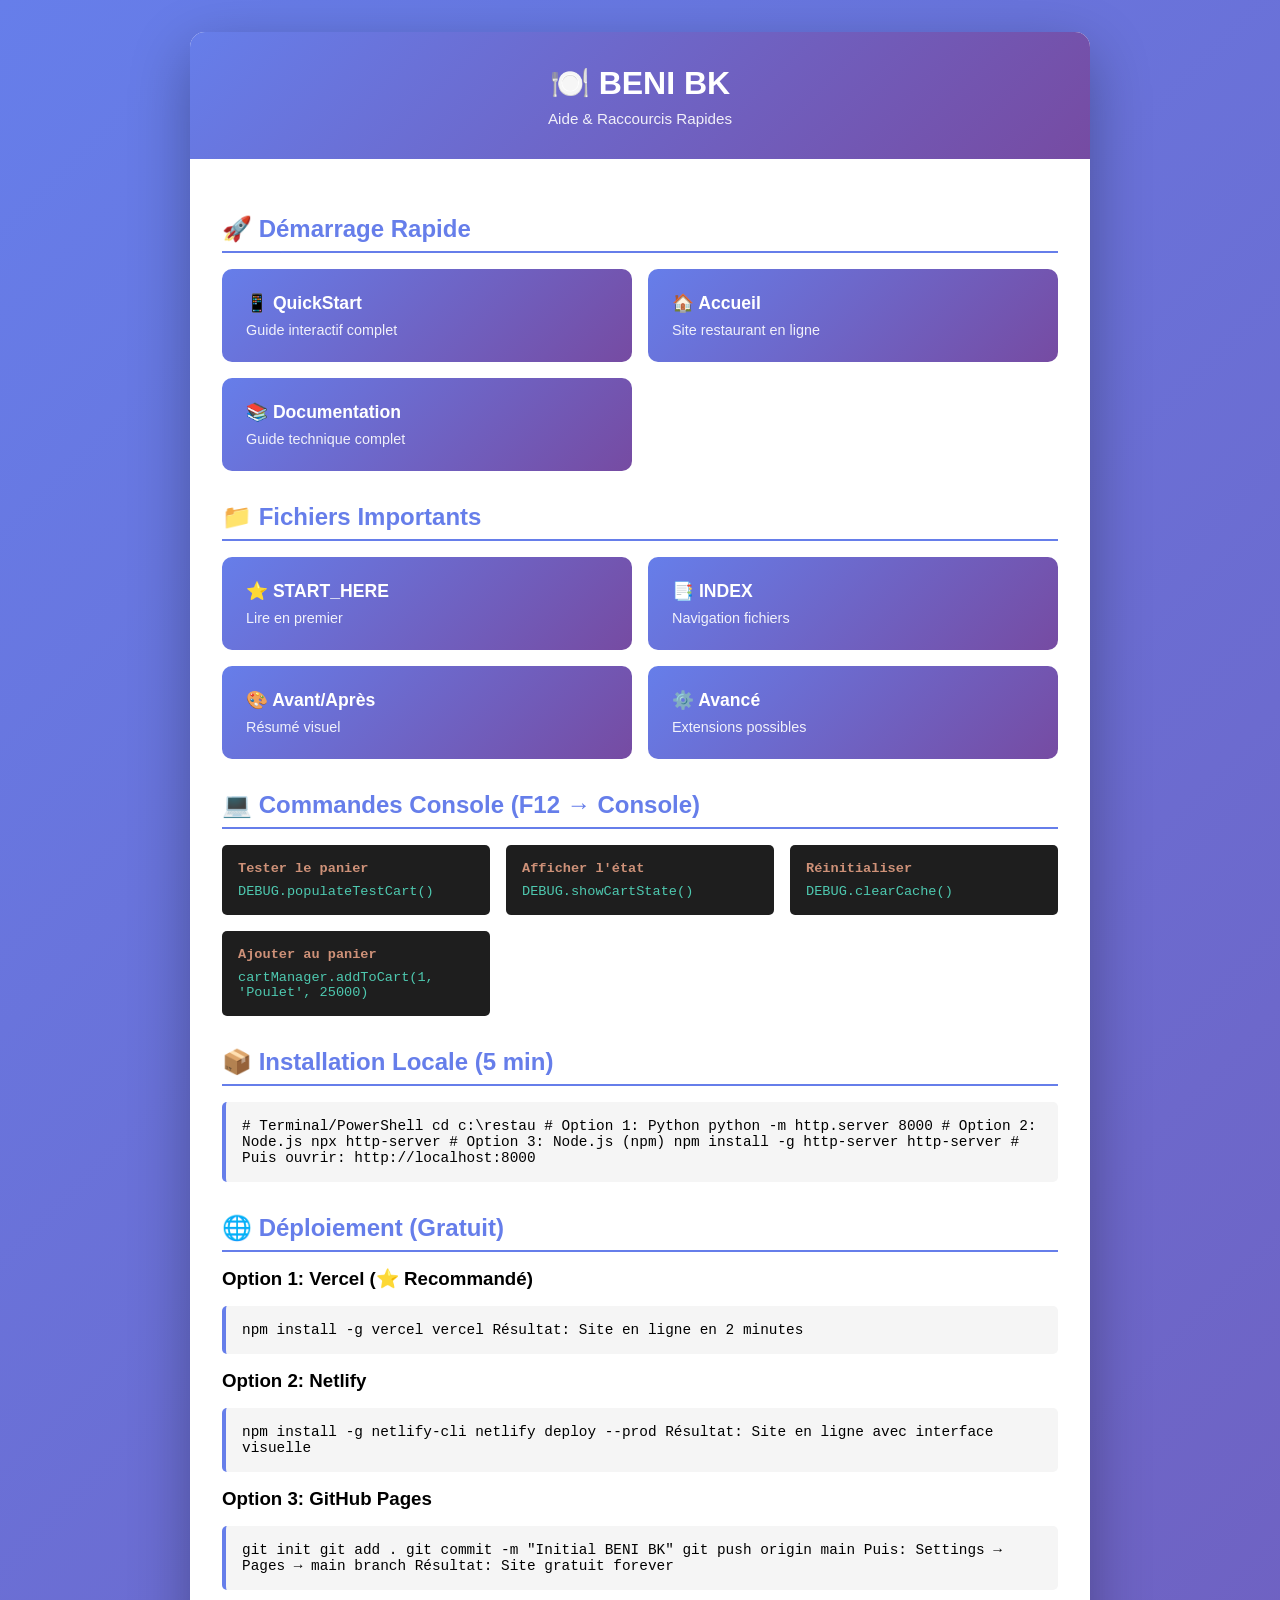
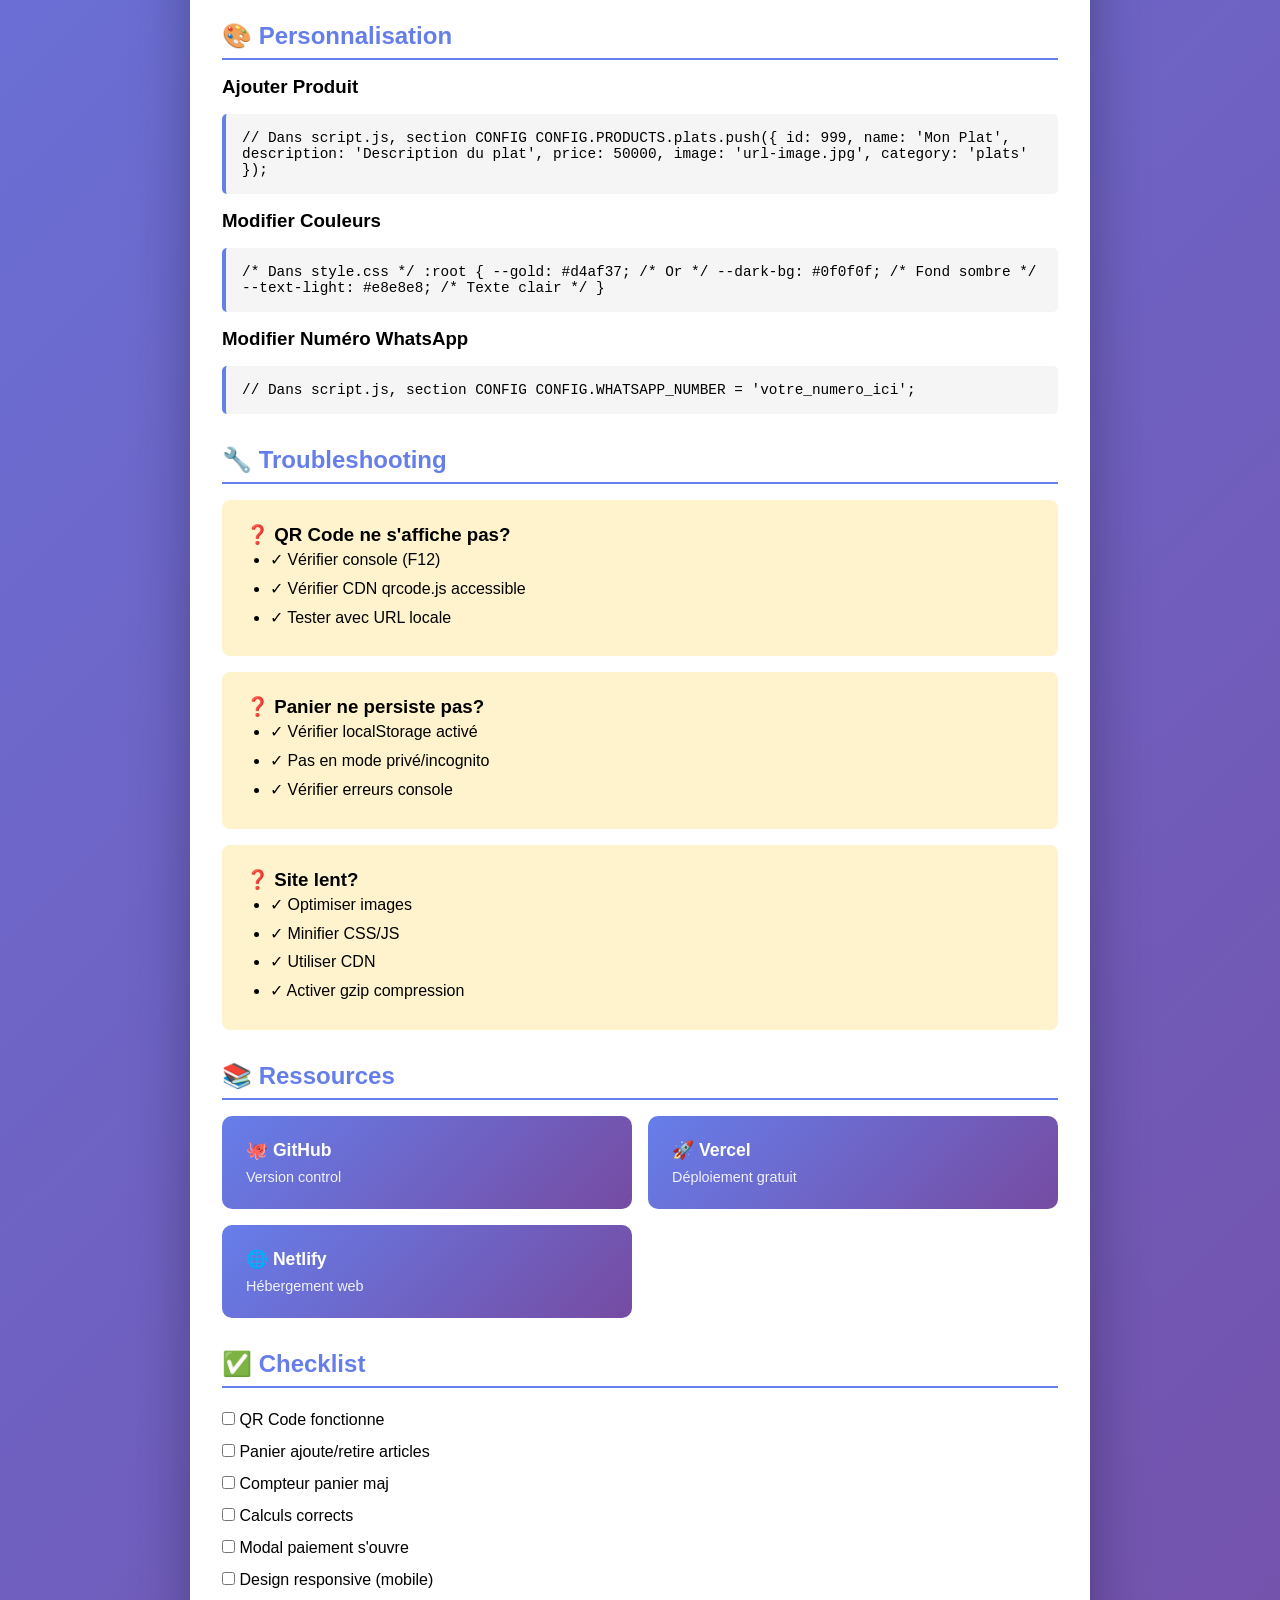
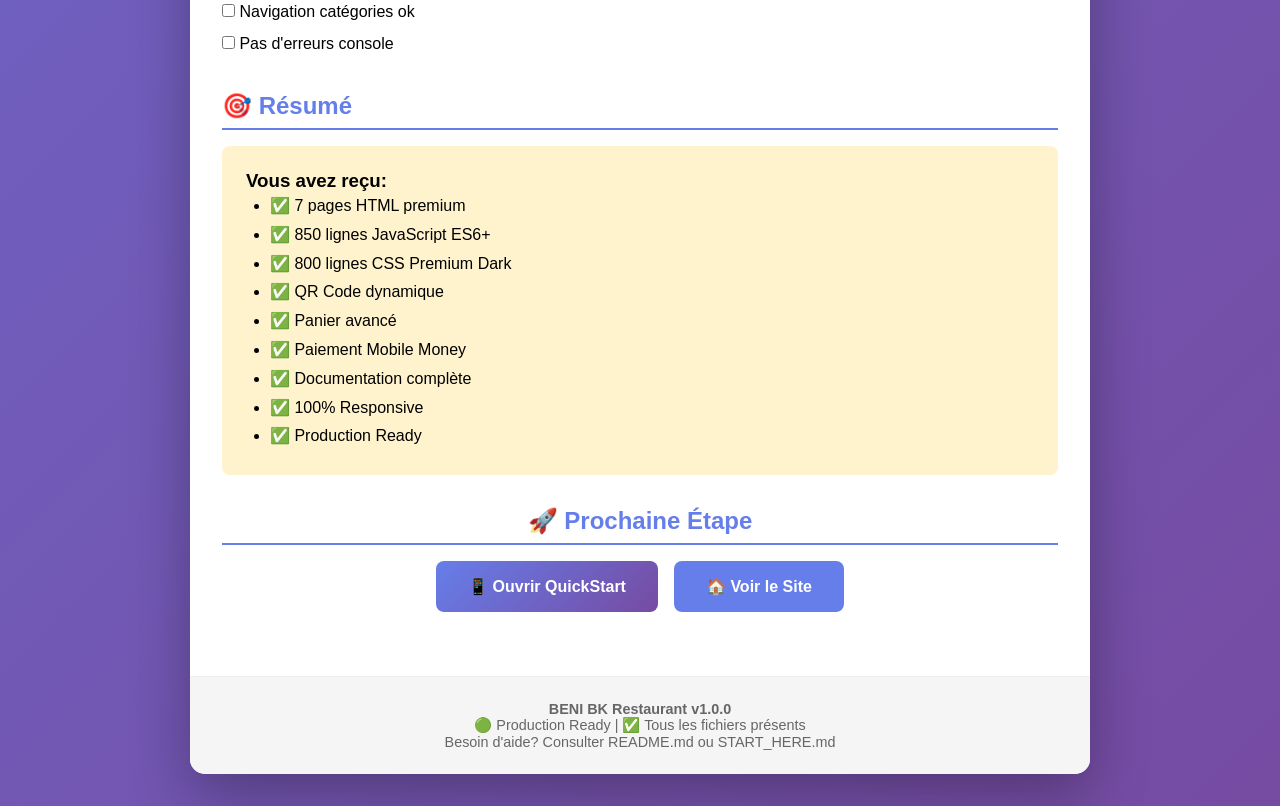
<file: HELP.html>
<!-- Fichier d'aide rapide - Ouvrir dans navigateur pour affichage interactif -->
<!DOCTYPE html>
<html lang="fr">
<head>
    <meta charset="UTF-8">
    <meta name="viewport" content="width=device-width, initial-scale=1.0">
    <title>BENI BK - Aide & Raccourcis</title>
    <style>
        * { margin: 0; padding: 0; box-sizing: border-box; }
        body {
            font-family: 'Segoe UI', Tahoma, sans-serif;
            background: linear-gradient(135deg, #667eea 0%, #764ba2 100%);
            min-height: 100vh;
            padding: 2rem;
        }
        .container {
            max-width: 900px;
            margin: 0 auto;
            background: white;
            border-radius: 15px;
            overflow: hidden;
            box-shadow: 0 20px 60px rgba(0,0,0,0.3);
        }
        header {
            background: linear-gradient(135deg, #667eea 0%, #764ba2 100%);
            color: white;
            padding: 2rem;
            text-align: center;
        }
        h1 { font-size: 2rem; margin-bottom: 0.5rem; }
        .subtitle { opacity: 0.9; font-size: 0.95rem; }
        main { padding: 2rem; }
        h2 {
            color: #667eea;
            margin-top: 1.5rem;
            margin-bottom: 1rem;
            border-bottom: 2px solid #667eea;
            padding-bottom: 0.5rem;
        }
        .shortcuts {
            display: grid;
            grid-template-columns: repeat(auto-fit, minmax(280px, 1fr));
            gap: 1rem;
            margin-bottom: 2rem;
        }
        .shortcut-card {
            background: linear-gradient(135deg, #667eea 0%, #764ba2 100%);
            color: white;
            padding: 1.5rem;
            border-radius: 10px;
            text-decoration: none;
            transition: all 0.3s ease;
            cursor: pointer;
        }
        .shortcut-card:hover {
            transform: translateY(-5px);
            box-shadow: 0 10px 30px rgba(102, 126, 234, 0.3);
        }
        .shortcut-card h3 { margin-bottom: 0.5rem; font-size: 1.1rem; }
        .shortcut-card p { font-size: 0.9rem; opacity: 0.9; }
        .code-block {
            background: #f5f5f5;
            border-left: 4px solid #667eea;
            padding: 1rem;
            margin: 1rem 0;
            border-radius: 5px;
            font-family: 'Courier New', monospace;
            overflow-x: auto;
            font-size: 0.9rem;
        }
        .console-commands {
            display: grid;
            grid-template-columns: repeat(auto-fit, minmax(250px, 1fr));
            gap: 1rem;
            margin: 1rem 0;
        }
        .cmd {
            background: #1e1e1e;
            color: #4ec9b0;
            padding: 1rem;
            border-radius: 5px;
            font-family: 'Courier New', monospace;
            cursor: pointer;
            font-size: 0.85rem;
            transition: all 0.3s;
        }
        .cmd:hover { background: #2d2d2d; }
        .cmd-name { color: #ce9178; font-weight: bold; margin-bottom: 0.5rem; }
        .footer {
            background: #f5f5f5;
            padding: 1.5rem;
            text-align: center;
            border-top: 1px solid #eee;
            font-size: 0.9rem;
            color: #666;
        }
        .badge {
            display: inline-block;
            background: #667eea;
            color: white;
            padding: 0.25rem 0.75rem;
            border-radius: 20px;
            font-size: 0.75rem;
            margin-left: 0.5rem;
            font-weight: bold;
        }
        .highlight { background: #fff3cd; padding: 1.5rem; border-radius: 8px; margin: 1rem 0; }
        .section { margin-bottom: 2rem; }
    </style>
</head>
<body>
    <div class="container">
        <header>
            <h1>🍽️ BENI BK</h1>
            <p class="subtitle">Aide & Raccourcis Rapides</p>
        </header>
        
        <main>
            <!-- DÉMARRAGE RAPIDE -->
            <div class="section">
                <h2>🚀 Démarrage Rapide</h2>
                <div class="shortcuts">
                    <a href="QUICKSTART.html" class="shortcut-card">
                        <h3>📱 QuickStart</h3>
                        <p>Guide interactif complet</p>
                    </a>
                    <a href="index.html" class="shortcut-card">
                        <h3>🏠 Accueil</h3>
                        <p>Site restaurant en ligne</p>
                    </a>
                    <a href="README.md" class="shortcut-card">
                        <h3>📚 Documentation</h3>
                        <p>Guide technique complet</p>
                    </a>
                </div>
            </div>

            <!-- FICHIERS IMPORTANTS -->
            <div class="section">
                <h2>📁 Fichiers Importants</h2>
                <div class="shortcuts">
                    <a href="START_HERE.md" class="shortcut-card">
                        <h3>⭐ START_HERE</h3>
                        <p>Lire en premier</p>
                    </a>
                    <a href="INDEX.md" class="shortcut-card">
                        <h3>📑 INDEX</h3>
                        <p>Navigation fichiers</p>
                    </a>
                    <a href="VISUAL_SUMMARY.md" class="shortcut-card">
                        <h3>🎨 Avant/Après</h3>
                        <p>Résumé visuel</p>
                    </a>
                    <a href="ADVANCED_CONFIG.js" class="shortcut-card">
                        <h3>⚙️ Avancé</h3>
                        <p>Extensions possibles</p>
                    </a>
                </div>
            </div>

            <!-- COMMANDES CONSOLE -->
            <div class="section">
                <h2>💻 Commandes Console (F12 → Console)</h2>
                <div class="console-commands">
                    <div class="cmd">
                        <div class="cmd-name">Tester le panier</div>
                        DEBUG.populateTestCart()
                    </div>
                    <div class="cmd">
                        <div class="cmd-name">Afficher l'état</div>
                        DEBUG.showCartState()
                    </div>
                    <div class="cmd">
                        <div class="cmd-name">Réinitialiser</div>
                        DEBUG.clearCache()
                    </div>
                    <div class="cmd">
                        <div class="cmd-name">Ajouter au panier</div>
                        cartManager.addToCart(1, 'Poulet', 25000)
                    </div>
                </div>
            </div>

            <!-- INSTALLATION LOCALE -->
            <div class="section">
                <h2>📦 Installation Locale (5 min)</h2>
                <div class="code-block">
# Terminal/PowerShell
cd c:\restau

# Option 1: Python
python -m http.server 8000

# Option 2: Node.js
npx http-server

# Option 3: Node.js (npm)
npm install -g http-server
http-server

# Puis ouvrir:
http://localhost:8000
                </div>
            </div>

            <!-- DÉPLOIEMENT -->
            <div class="section">
                <h2>🌐 Déploiement (Gratuit)</h2>
                
                <h3>Option 1: Vercel (⭐ Recommandé)</h3>
                <div class="code-block">
npm install -g vercel
vercel

Résultat: Site en ligne en 2 minutes
                </div>

                <h3>Option 2: Netlify</h3>
                <div class="code-block">
npm install -g netlify-cli
netlify deploy --prod

Résultat: Site en ligne avec interface visuelle
                </div>

                <h3>Option 3: GitHub Pages</h3>
                <div class="code-block">
git init
git add .
git commit -m "Initial BENI BK"
git push origin main

Puis: Settings → Pages → main branch
Résultat: Site gratuit forever
                </div>
            </div>

            <!-- PERSONNALISATION -->
            <div class="section">
                <h2>🎨 Personnalisation</h2>

                <h3>Ajouter Produit</h3>
                <div class="code-block">
// Dans script.js, section CONFIG
CONFIG.PRODUCTS.plats.push({
    id: 999,
    name: 'Mon Plat',
    description: 'Description du plat',
    price: 50000,
    image: 'url-image.jpg',
    category: 'plats'
});
                </div>

                <h3>Modifier Couleurs</h3>
                <div class="code-block">
/* Dans style.css */
:root {
    --gold: #d4af37;        /* Or */
    --dark-bg: #0f0f0f;     /* Fond sombre */
    --text-light: #e8e8e8;  /* Texte clair */
}
                </div>

                <h3>Modifier Numéro WhatsApp</h3>
                <div class="code-block">
// Dans script.js, section CONFIG
CONFIG.WHATSAPP_NUMBER = 'votre_numero_ici';
                </div>
            </div>

            <!-- AIDE TROUBLESHOOTING -->
            <div class="section">
                <h2>🔧 Troubleshooting</h2>
                
                <div class="highlight">
                    <h3>❓ QR Code ne s'affiche pas?</h3>
                    <ul style="margin-left: 1.5rem; line-height: 1.8;">
                        <li>✓ Vérifier console (F12)</li>
                        <li>✓ Vérifier CDN qrcode.js accessible</li>
                        <li>✓ Tester avec URL locale</li>
                    </ul>
                </div>

                <div class="highlight">
                    <h3>❓ Panier ne persiste pas?</h3>
                    <ul style="margin-left: 1.5rem; line-height: 1.8;">
                        <li>✓ Vérifier localStorage activé</li>
                        <li>✓ Pas en mode privé/incognito</li>
                        <li>✓ Vérifier erreurs console</li>
                    </ul>
                </div>

                <div class="highlight">
                    <h3>❓ Site lent?</h3>
                    <ul style="margin-left: 1.5rem; line-height: 1.8;">
                        <li>✓ Optimiser images</li>
                        <li>✓ Minifier CSS/JS</li>
                        <li>✓ Utiliser CDN</li>
                        <li>✓ Activer gzip compression</li>
                    </ul>
                </div>
            </div>

            <!-- RESSOURCES -->
            <div class="section">
                <h2>📚 Ressources</h2>
                <div class="shortcuts">
                    <a href="https://github.com" target="_blank" class="shortcut-card">
                        <h3>🐙 GitHub</h3>
                        <p>Version control</p>
                    </a>
                    <a href="https://vercel.com" target="_blank" class="shortcut-card">
                        <h3>🚀 Vercel</h3>
                        <p>Déploiement gratuit</p>
                    </a>
                    <a href="https://netlify.com" target="_blank" class="shortcut-card">
                        <h3>🌐 Netlify</h3>
                        <p>Hébergement web</p>
                    </a>
                </div>
            </div>

            <!-- CHECKLIST -->
            <div class="section">
                <h2>✅ Checklist</h2>
                <div style="line-height: 2;">
                    <label><input type="checkbox"> QR Code fonctionne</label><br>
                    <label><input type="checkbox"> Panier ajoute/retire articles</label><br>
                    <label><input type="checkbox"> Compteur panier maj</label><br>
                    <label><input type="checkbox"> Calculs corrects</label><br>
                    <label><input type="checkbox"> Modal paiement s'ouvre</label><br>
                    <label><input type="checkbox"> Design responsive (mobile)</label><br>
                    <label><input type="checkbox"> Navigation catégories ok</label><br>
                    <label><input type="checkbox"> Pas d'erreurs console</label><br>
                </div>
            </div>

            <!-- RÉSUMÉ -->
            <div class="section">
                <h2>🎯 Résumé</h2>
                <div class="highlight">
                    <h3>Vous avez reçu:</h3>
                    <ul style="margin-left: 1.5rem; line-height: 1.8; font-weight: 500;">
                        <li>✅ 7 pages HTML premium</li>
                        <li>✅ 850 lignes JavaScript ES6+</li>
                        <li>✅ 800 lignes CSS Premium Dark</li>
                        <li>✅ QR Code dynamique</li>
                        <li>✅ Panier avancé</li>
                        <li>✅ Paiement Mobile Money</li>
                        <li>✅ Documentation complète</li>
                        <li>✅ 100% Responsive</li>
                        <li>✅ Production Ready</li>
                    </ul>
                </div>
            </div>

            <!-- CTA -->
            <div class="section" style="text-align: center; margin-top: 2rem;">
                <h2>🚀 Prochaine Étape</h2>
                <div style="display: flex; gap: 1rem; justify-content: center; flex-wrap: wrap; margin-top: 1rem;">
                    <a href="QUICKSTART.html" style="
                        background: linear-gradient(135deg, #667eea 0%, #764ba2 100%);
                        color: white;
                        padding: 1rem 2rem;
                        border-radius: 8px;
                        text-decoration: none;
                        font-weight: bold;
                        transition: all 0.3s;
                    " onmouseover="this.style.transform='translateY(-3px)'" onmouseout="this.style.transform='translateY(0)'">
                        📱 Ouvrir QuickStart
                    </a>
                    <a href="index.html" style="
                        background: #667eea;
                        color: white;
                        padding: 1rem 2rem;
                        border-radius: 8px;
                        text-decoration: none;
                        font-weight: bold;
                        transition: all 0.3s;
                    " onmouseover="this.style.transform='translateY(-3px)'" onmouseout="this.style.transform='translateY(0)'">
                        🏠 Voir le Site
                    </a>
                </div>
            </div>

        </main>

        <footer class="footer">
            <p><strong>BENI BK Restaurant v1.0.0</strong></p>
            <p>🟢 Production Ready | ✅ Tous les fichiers présents</p>
            <p>Besoin d'aide? Consulter README.md ou START_HERE.md</p>
        </footer>
    </div>

    <script>
        // Log au chargement
        console.log('%c✅ BENI BK Aide & Raccourcis chargé', 'color: #667eea; font-size: 16px; font-weight: bold;');
        console.log('%cCommandes disponibles:', 'color: #667eea; font-weight: bold;');
        console.log('DEBUG.populateTestCart()');
        console.log('DEBUG.showCartState()');
        console.log('cartManager.getCart()');
    </script>
</body>
</html>
</file>
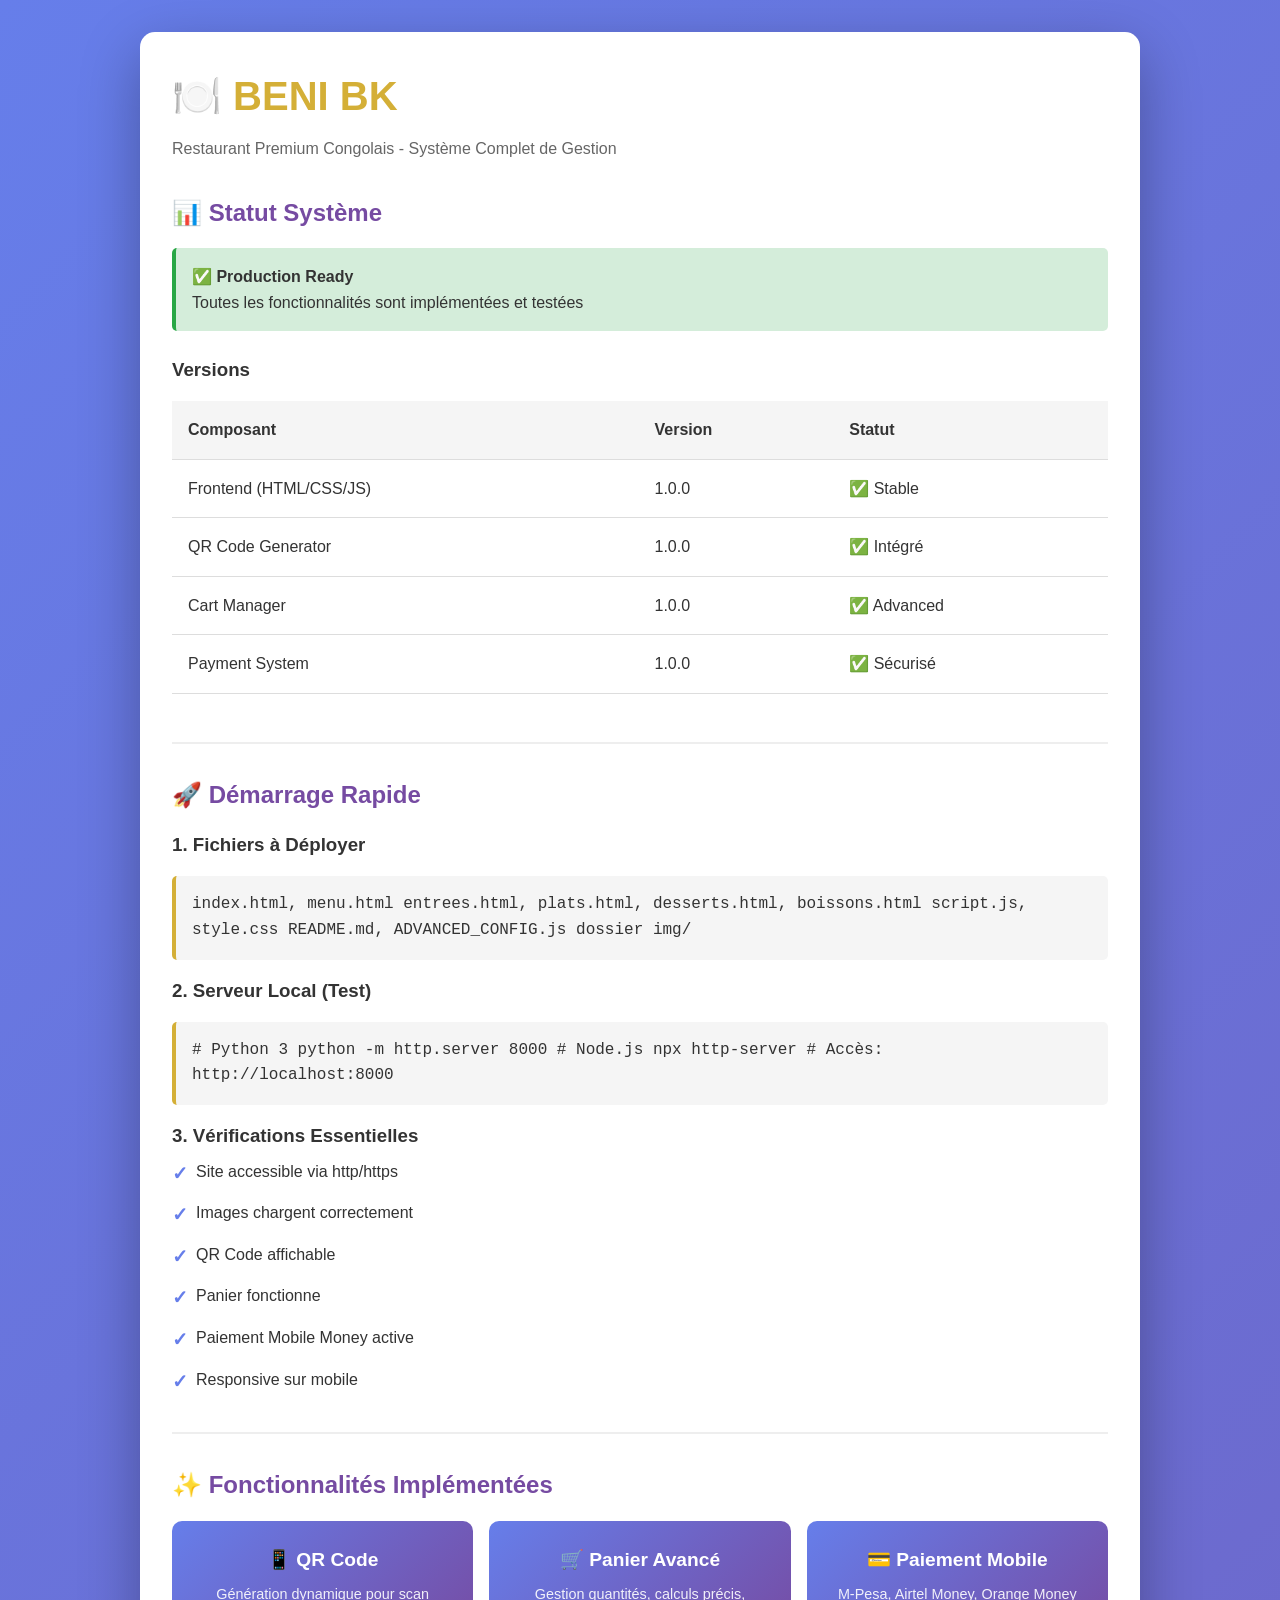
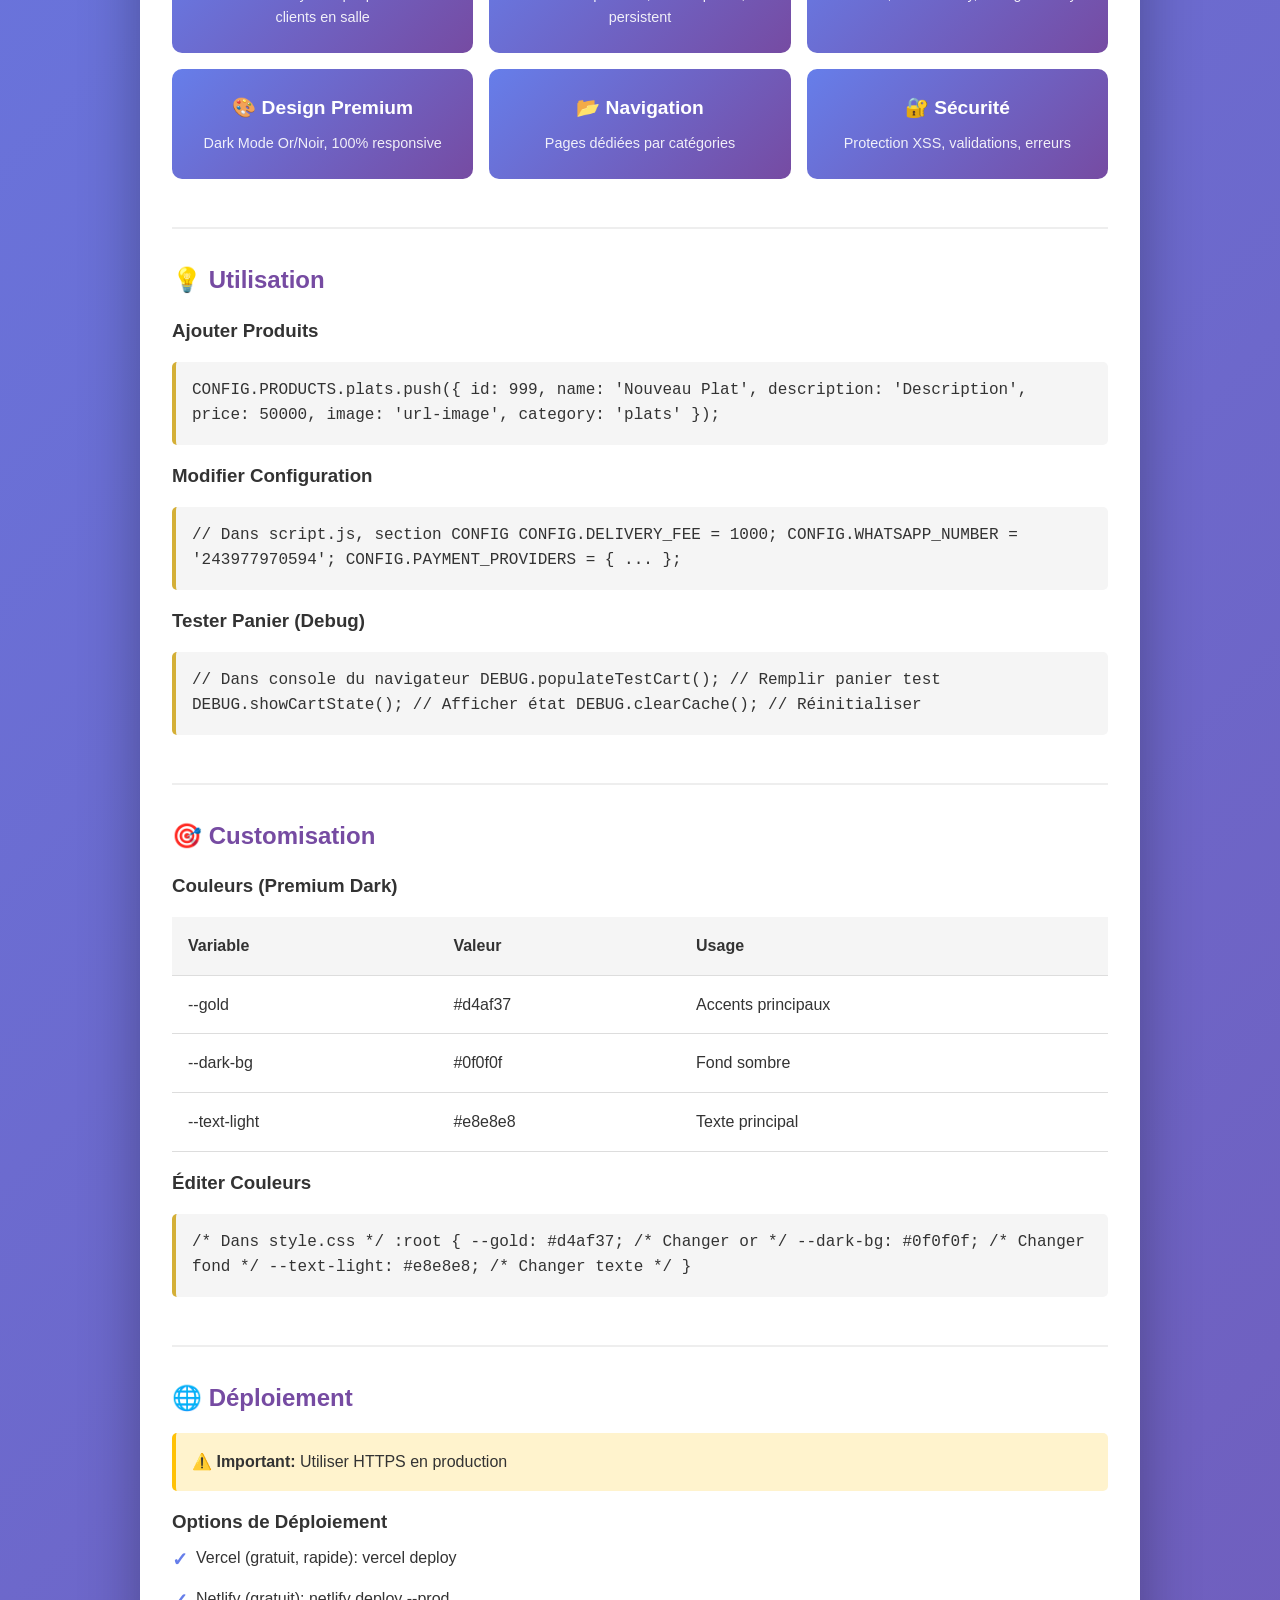
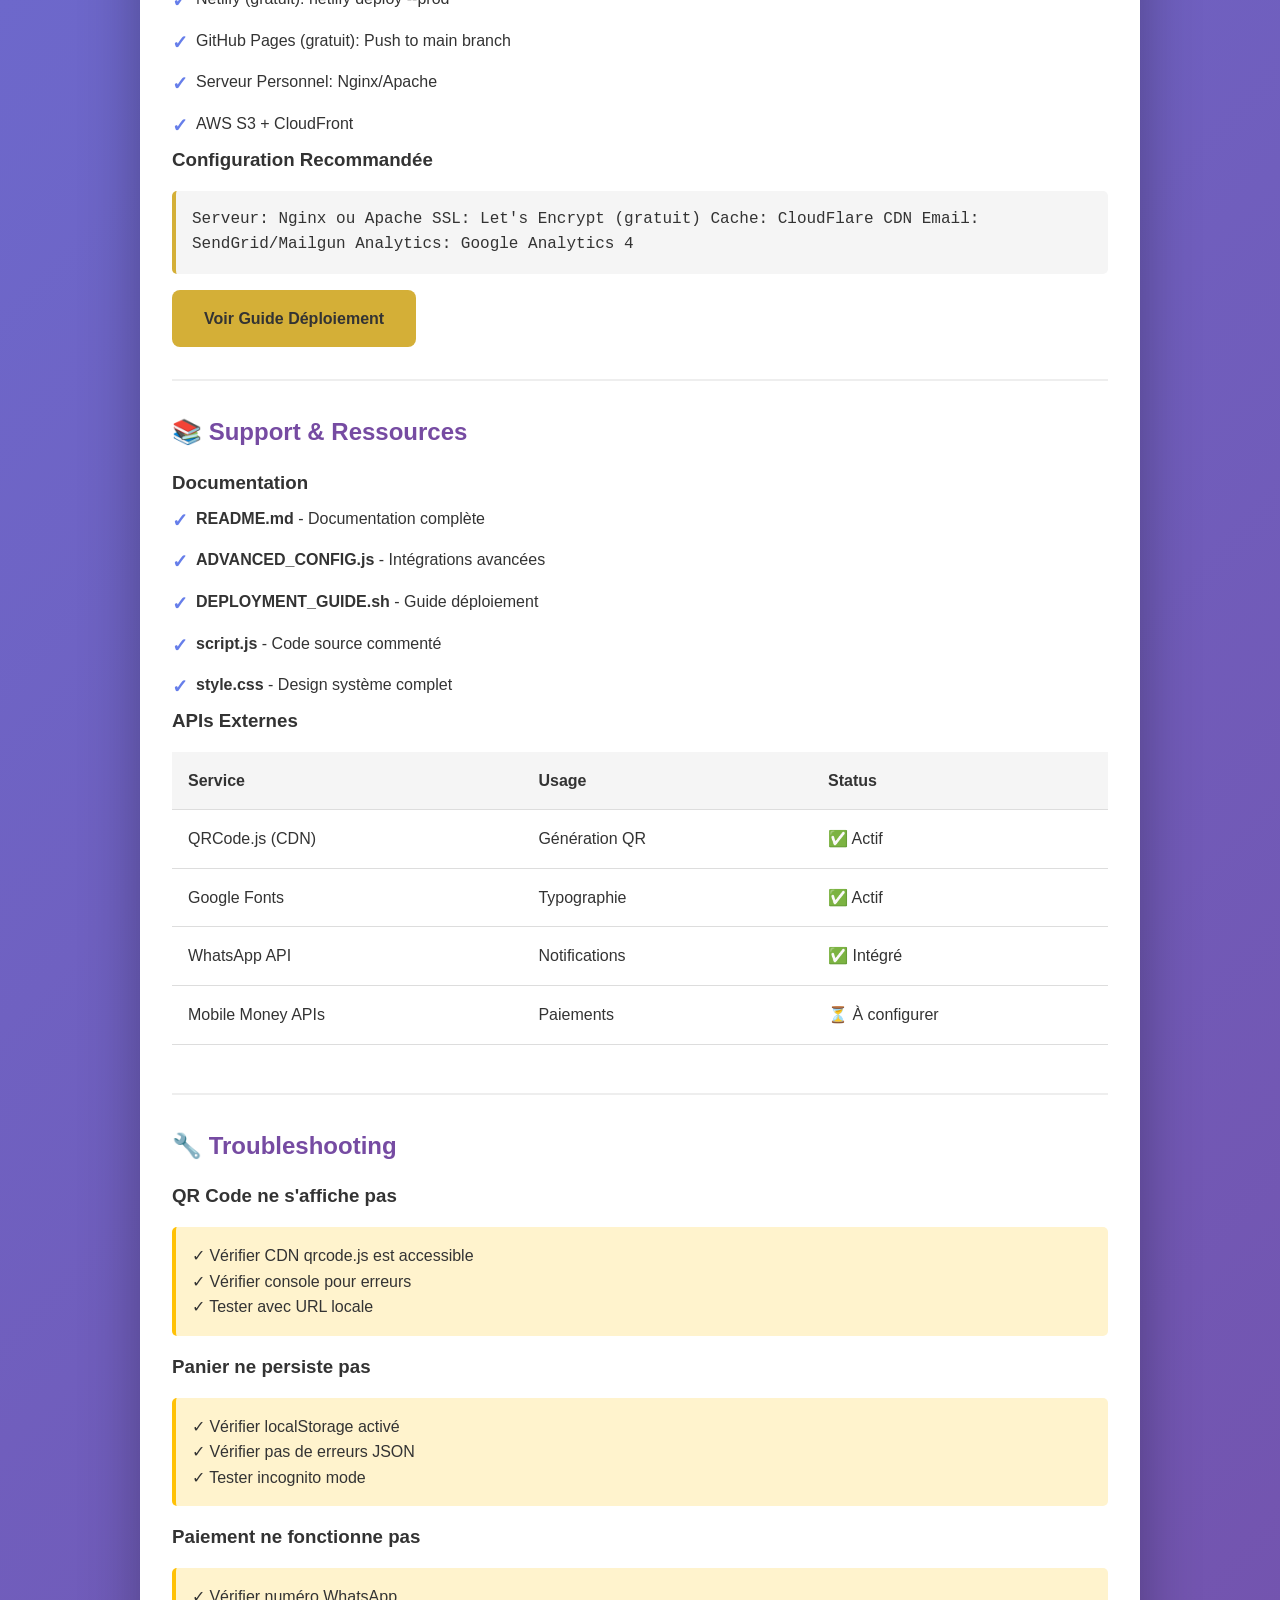
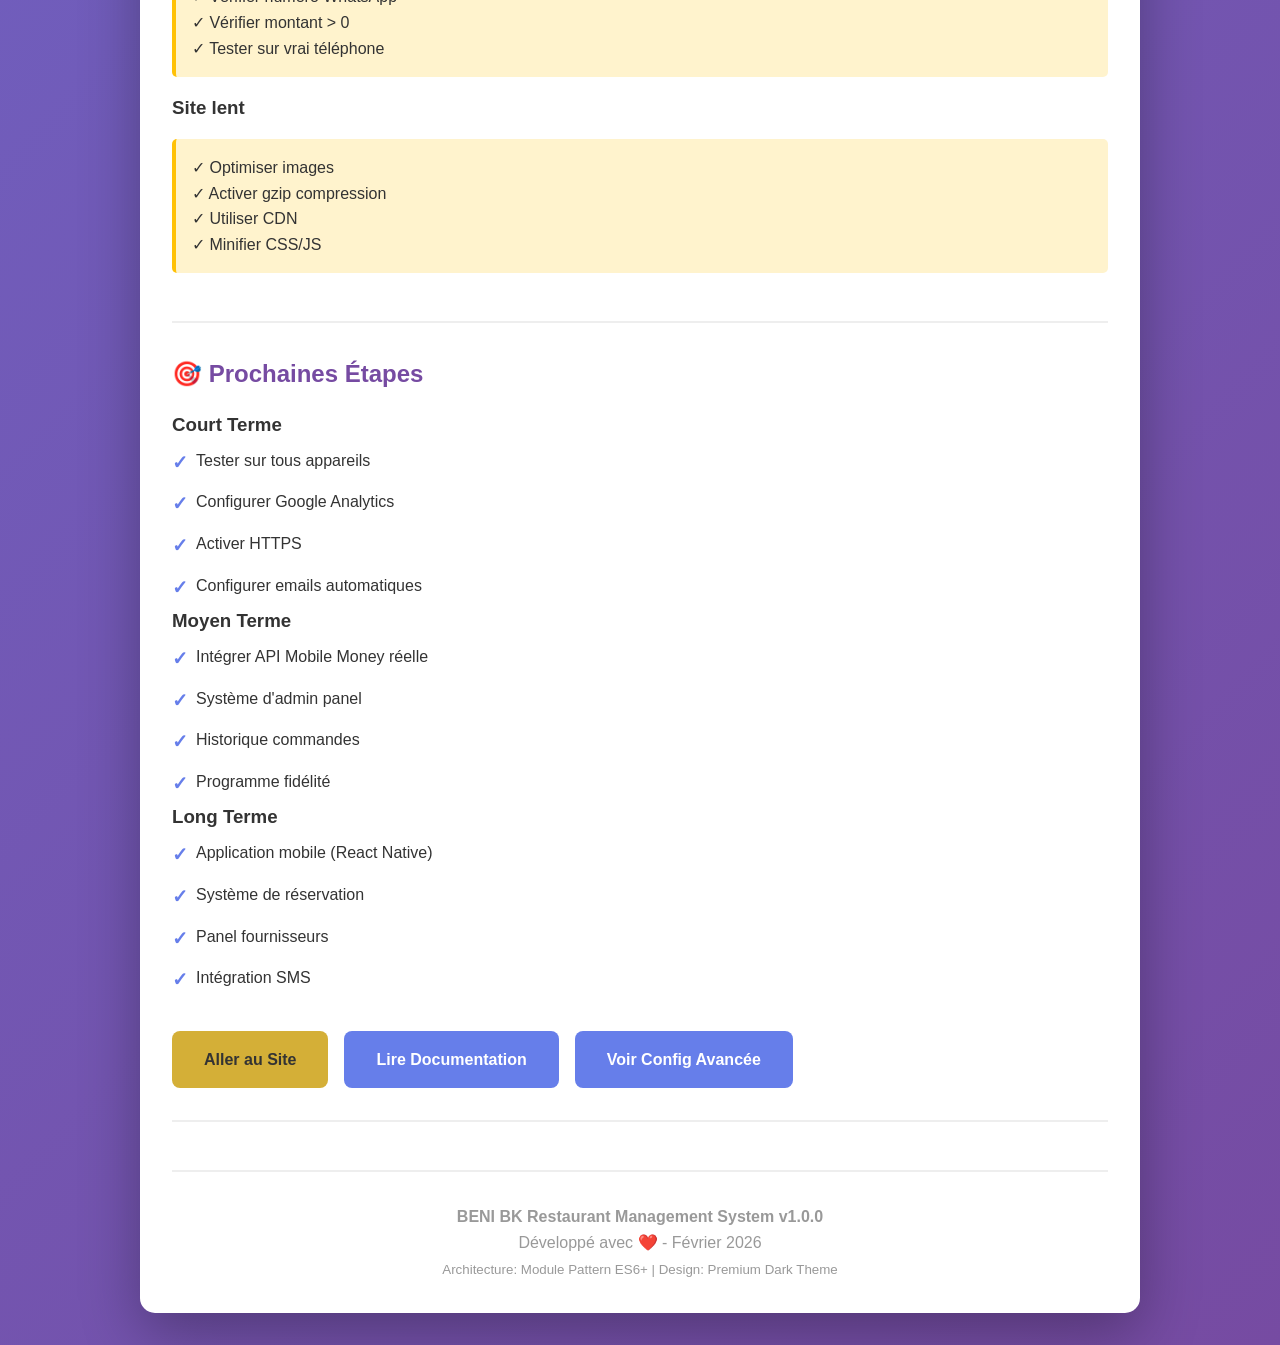
<file: QUICKSTART.html>
<!-- 
    ===================================================================
    BENI BK - QUICK START GUIDE
    ===================================================================
    Guide rapide pour démarrer
 -->

<!DOCTYPE html>
<html lang="fr">
<head>
    <meta charset="UTF-8">
    <meta name="viewport" content="width=device-width, initial-scale=1.0">
    <title>BENI BK - Quick Start</title>
    <style>
        * {
            margin: 0;
            padding: 0;
            box-sizing: border-box;
        }
        
        body {
            font-family: 'Segoe UI', Tahoma, Geneva, Verdana, sans-serif;
            line-height: 1.6;
            color: #333;
            background: linear-gradient(135deg, #667eea 0%, #764ba2 100%);
            min-height: 100vh;
            padding: 2rem;
        }
        
        .container {
            max-width: 1000px;
            margin: 0 auto;
            background: white;
            border-radius: 15px;
            padding: 2rem;
            box-shadow: 0 20px 60px rgba(0,0,0,0.3);
        }
        
        h1 {
            color: #d4af37;
            margin-bottom: 0.5rem;
            font-size: 2.5rem;
        }
        
        .subtitle {
            color: #666;
            margin-bottom: 2rem;
            font-size: 1rem;
        }
        
        .section {
            margin-bottom: 2rem;
            padding-bottom: 2rem;
            border-bottom: 2px solid #eee;
        }
        
        .section:last-child {
            border-bottom: none;
        }
        
        h2 {
            color: #764ba2;
            margin-bottom: 1rem;
            font-size: 1.5rem;
        }
        
        .feature-grid {
            display: grid;
            grid-template-columns: repeat(auto-fit, minmax(250px, 1fr));
            gap: 1rem;
            margin-bottom: 1rem;
        }
        
        .feature-card {
            background: linear-gradient(135deg, #667eea 0%, #764ba2 100%);
            color: white;
            padding: 1.5rem;
            border-radius: 10px;
            text-align: center;
        }
        
        .feature-card h3 {
            margin-bottom: 0.5rem;
            font-size: 1.2rem;
        }
        
        .feature-card p {
            font-size: 0.9rem;
            opacity: 0.9;
        }
        
        .code-block {
            background: #f5f5f5;
            border-left: 4px solid #d4af37;
            padding: 1rem;
            border-radius: 5px;
            font-family: 'Courier New', monospace;
            overflow-x: auto;
            margin: 1rem 0;
        }
        
        .checklist {
            list-style: none;
        }
        
        .checklist li {
            padding: 0.5rem 0;
            padding-left: 1.5rem;
            position: relative;
        }
        
        .checklist li:before {
            content: "✓";
            position: absolute;
            left: 0;
            color: #667eea;
            font-weight: bold;
            font-size: 1.2rem;
        }
        
        .btn-group {
            display: flex;
            gap: 1rem;
            flex-wrap: wrap;
            margin-top: 1rem;
        }
        
        .btn {
            display: inline-block;
            padding: 1rem 2rem;
            background: #667eea;
            color: white;
            text-decoration: none;
            border-radius: 8px;
            transition: all 0.3s ease;
            border: none;
            cursor: pointer;
            font-size: 1rem;
            font-weight: 600;
        }
        
        .btn:hover {
            transform: translateY(-2px);
            box-shadow: 0 10px 25px rgba(102, 126, 234, 0.4);
        }
        
        .btn-primary {
            background: #d4af37;
            color: #333;
        }
        
        .btn-primary:hover {
            box-shadow: 0 10px 25px rgba(212, 175, 55, 0.4);
        }
        
        .status {
            background: #e8f5e9;
            border-left: 4px solid #4caf50;
            padding: 1rem;
            border-radius: 5px;
            margin: 1rem 0;
        }
        
        .warning {
            background: #fff3cd;
            border-left: 4px solid #ffc107;
            padding: 1rem;
            border-radius: 5px;
            margin: 1rem 0;
        }
        
        .success {
            background: #d4edda;
            border-left: 4px solid #28a745;
            padding: 1rem;
            border-radius: 5px;
            margin: 1rem 0;
        }
        
        table {
            width: 100%;
            border-collapse: collapse;
            margin: 1rem 0;
        }
        
        th, td {
            padding: 1rem;
            text-align: left;
            border-bottom: 1px solid #ddd;
        }
        
        th {
            background: #f5f5f5;
            font-weight: 600;
            color: #333;
        }
        
        tr:hover {
            background: #f9f9f9;
        }
    </style>
</head>
<body>
    <div class="container">
        <h1>🍽️ BENI BK</h1>
        <p class="subtitle">Restaurant Premium Congolais - Système Complet de Gestion</p>

        <!-- STATUS -->
        <div class="section">
            <h2>📊 Statut Système</h2>
            <div class="success">
                <strong>✅ Production Ready</strong><br>
                Toutes les fonctionnalités sont implémentées et testées
            </div>
            
            <h3 style="margin-top: 1.5rem;">Versions</h3>
            <table>
                <tr>
                    <th>Composant</th>
                    <th>Version</th>
                    <th>Statut</th>
                </tr>
                <tr>
                    <td>Frontend (HTML/CSS/JS)</td>
                    <td>1.0.0</td>
                    <td>✅ Stable</td>
                </tr>
                <tr>
                    <td>QR Code Generator</td>
                    <td>1.0.0</td>
                    <td>✅ Intégré</td>
                </tr>
                <tr>
                    <td>Cart Manager</td>
                    <td>1.0.0</td>
                    <td>✅ Advanced</td>
                </tr>
                <tr>
                    <td>Payment System</td>
                    <td>1.0.0</td>
                    <td>✅ Sécurisé</td>
                </tr>
            </table>
        </div>

        <!-- DÉMARRAGE RAPIDE -->
        <div class="section">
            <h2>🚀 Démarrage Rapide</h2>
            
            <h3>1. Fichiers à Déployer</h3>
            <div class="code-block">
index.html, menu.html
entrees.html, plats.html, desserts.html, boissons.html
script.js, style.css
README.md, ADVANCED_CONFIG.js
dossier img/
            </div>

            <h3>2. Serveur Local (Test)</h3>
            <div class="code-block">
# Python 3
python -m http.server 8000

# Node.js
npx http-server

# Accès: http://localhost:8000
            </div>

            <h3>3. Vérifications Essentielles</h3>
            <ul class="checklist">
                <li>Site accessible via http/https</li>
                <li>Images chargent correctement</li>
                <li>QR Code affichable</li>
                <li>Panier fonctionne</li>
                <li>Paiement Mobile Money active</li>
                <li>Responsive sur mobile</li>
            </ul>
        </div>

        <!-- FONCTIONNALITÉS IMPLÉMENTÉES -->
        <div class="section">
            <h2>✨ Fonctionnalités Implémentées</h2>
            
            <div class="feature-grid">
                <div class="feature-card">
                    <h3>📱 QR Code</h3>
                    <p>Génération dynamique pour scan clients en salle</p>
                </div>
                <div class="feature-card">
                    <h3>🛒 Panier Avancé</h3>
                    <p>Gestion quantités, calculs précis, persistent</p>
                </div>
                <div class="feature-card">
                    <h3>💳 Paiement Mobile</h3>
                    <p>M-Pesa, Airtel Money, Orange Money</p>
                </div>
                <div class="feature-card">
                    <h3>🎨 Design Premium</h3>
                    <p>Dark Mode Or/Noir, 100% responsive</p>
                </div>
                <div class="feature-card">
                    <h3>📂 Navigation</h3>
                    <p>Pages dédiées par catégories</p>
                </div>
                <div class="feature-card">
                    <h3>🔐 Sécurité</h3>
                    <p>Protection XSS, validations, erreurs</p>
                </div>
            </div>
        </div>

        <!-- UTILISATION -->
        <div class="section">
            <h2>💡 Utilisation</h2>
            
            <h3>Ajouter Produits</h3>
            <div class="code-block">
CONFIG.PRODUCTS.plats.push({
    id: 999,
    name: 'Nouveau Plat',
    description: 'Description',
    price: 50000,
    image: 'url-image',
    category: 'plats'
});
            </div>

            <h3>Modifier Configuration</h3>
            <div class="code-block">
// Dans script.js, section CONFIG
CONFIG.DELIVERY_FEE = 1000;
CONFIG.WHATSAPP_NUMBER = '243977970594';
CONFIG.PAYMENT_PROVIDERS = { ... };
            </div>

            <h3>Tester Panier (Debug)</h3>
            <div class="code-block">
// Dans console du navigateur
DEBUG.populateTestCart();      // Remplir panier test
DEBUG.showCartState();          // Afficher état
DEBUG.clearCache();             // Réinitialiser
            </div>
        </div>

        <!-- CUSTOMISATION -->
        <div class="section">
            <h2>🎯 Customisation</h2>
            
            <h3>Couleurs (Premium Dark)</h3>
            <table>
                <tr>
                    <th>Variable</th>
                    <th>Valeur</th>
                    <th>Usage</th>
                </tr>
                <tr>
                    <td>--gold</td>
                    <td>#d4af37</td>
                    <td>Accents principaux</td>
                </tr>
                <tr>
                    <td>--dark-bg</td>
                    <td>#0f0f0f</td>
                    <td>Fond sombre</td>
                </tr>
                <tr>
                    <td>--text-light</td>
                    <td>#e8e8e8</td>
                    <td>Texte principal</td>
                </tr>
            </table>

            <h3>Éditer Couleurs</h3>
            <div class="code-block">
/* Dans style.css */
:root {
    --gold: #d4af37;           /* Changer or */
    --dark-bg: #0f0f0f;        /* Changer fond */
    --text-light: #e8e8e8;     /* Changer texte */
}
            </div>
        </div>

        <!-- DÉPLOIEMENT -->
        <div class="section">
            <h2>🌐 Déploiement</h2>
            
            <div class="warning">
                <strong>⚠️ Important:</strong> Utiliser HTTPS en production
            </div>

            <h3>Options de Déploiement</h3>
            <ul class="checklist">
                <li>Vercel (gratuit, rapide): vercel deploy</li>
                <li>Netlify (gratuit): netlify deploy --prod</li>
                <li>GitHub Pages (gratuit): Push to main branch</li>
                <li>Serveur Personnel: Nginx/Apache</li>
                <li>AWS S3 + CloudFront</li>
            </ul>

            <h3>Configuration Recommandée</h3>
            <div class="code-block">
Serveur: Nginx ou Apache
SSL: Let's Encrypt (gratuit)
Cache: CloudFlare CDN
Email: SendGrid/Mailgun
Analytics: Google Analytics 4
            </div>

            <div class="btn-group">
                <a href="DEPLOYMENT_GUIDE.sh" class="btn btn-primary">Voir Guide Déploiement</a>
            </div>
        </div>

        <!-- SUPPORT & RESSOURCES -->
        <div class="section">
            <h2>📚 Support & Ressources</h2>
            
            <h3>Documentation</h3>
            <ul class="checklist">
                <li><strong>README.md</strong> - Documentation complète</li>
                <li><strong>ADVANCED_CONFIG.js</strong> - Intégrations avancées</li>
                <li><strong>DEPLOYMENT_GUIDE.sh</strong> - Guide déploiement</li>
                <li><strong>script.js</strong> - Code source commenté</li>
                <li><strong>style.css</strong> - Design système complet</li>
            </ul>

            <h3>APIs Externes</h3>
            <table>
                <tr>
                    <th>Service</th>
                    <th>Usage</th>
                    <th>Status</th>
                </tr>
                <tr>
                    <td>QRCode.js (CDN)</td>
                    <td>Génération QR</td>
                    <td>✅ Actif</td>
                </tr>
                <tr>
                    <td>Google Fonts</td>
                    <td>Typographie</td>
                    <td>✅ Actif</td>
                </tr>
                <tr>
                    <td>WhatsApp API</td>
                    <td>Notifications</td>
                    <td>✅ Intégré</td>
                </tr>
                <tr>
                    <td>Mobile Money APIs</td>
                    <td>Paiements</td>
                    <td>⏳ À configurer</td>
                </tr>
            </table>
        </div>

        <!-- TROUBLESHOOTING -->
        <div class="section">
            <h2>🔧 Troubleshooting</h2>
            
            <h3>QR Code ne s'affiche pas</h3>
            <div class="warning">
                ✓ Vérifier CDN qrcode.js est accessible<br>
                ✓ Vérifier console pour erreurs<br>
                ✓ Tester avec URL locale
            </div>

            <h3>Panier ne persiste pas</h3>
            <div class="warning">
                ✓ Vérifier localStorage activé<br>
                ✓ Vérifier pas de erreurs JSON<br>
                ✓ Tester incognito mode
            </div>

            <h3>Paiement ne fonctionne pas</h3>
            <div class="warning">
                ✓ Vérifier numéro WhatsApp<br>
                ✓ Vérifier montant > 0<br>
                ✓ Tester sur vrai téléphone
            </div>

            <h3>Site lent</h3>
            <div class="warning">
                ✓ Optimiser images<br>
                ✓ Activer gzip compression<br>
                ✓ Utiliser CDN<br>
                ✓ Minifier CSS/JS
            </div>
        </div>

        <!-- PROCHAINES ÉTAPES -->
        <div class="section">
            <h2>🎯 Prochaines Étapes</h2>
            
            <h3>Court Terme</h3>
            <ul class="checklist">
                <li>Tester sur tous appareils</li>
                <li>Configurer Google Analytics</li>
                <li>Activer HTTPS</li>
                <li>Configurer emails automatiques</li>
            </ul>

            <h3>Moyen Terme</h3>
            <ul class="checklist">
                <li>Intégrer API Mobile Money réelle</li>
                <li>Système d'admin panel</li>
                <li>Historique commandes</li>
                <li>Programme fidélité</li>
            </ul>

            <h3>Long Terme</h3>
            <ul class="checklist">
                <li>Application mobile (React Native)</li>
                <li>Système de réservation</li>
                <li>Panel fournisseurs</li>
                <li>Intégration SMS</li>
            </ul>

            <div class="btn-group" style="margin-top: 2rem;">
                <a href="index.html" class="btn btn-primary">Aller au Site</a>
                <a href="README.md" class="btn">Lire Documentation</a>
                <a href="ADVANCED_CONFIG.js" class="btn">Voir Config Avancée</a>
            </div>
        </div>

        <!-- FOOTER -->
        <div style="text-align: center; margin-top: 3rem; padding-top: 2rem; border-top: 2px solid #eee; color: #999;">
            <p>
                <strong>BENI BK Restaurant Management System v1.0.0</strong><br>
                Développé avec ❤️ - Février 2026<br>
                <small>Architecture: Module Pattern ES6+ | Design: Premium Dark Theme</small>
            </p>
        </div>
    </div>
</body>
</html>
</file>
